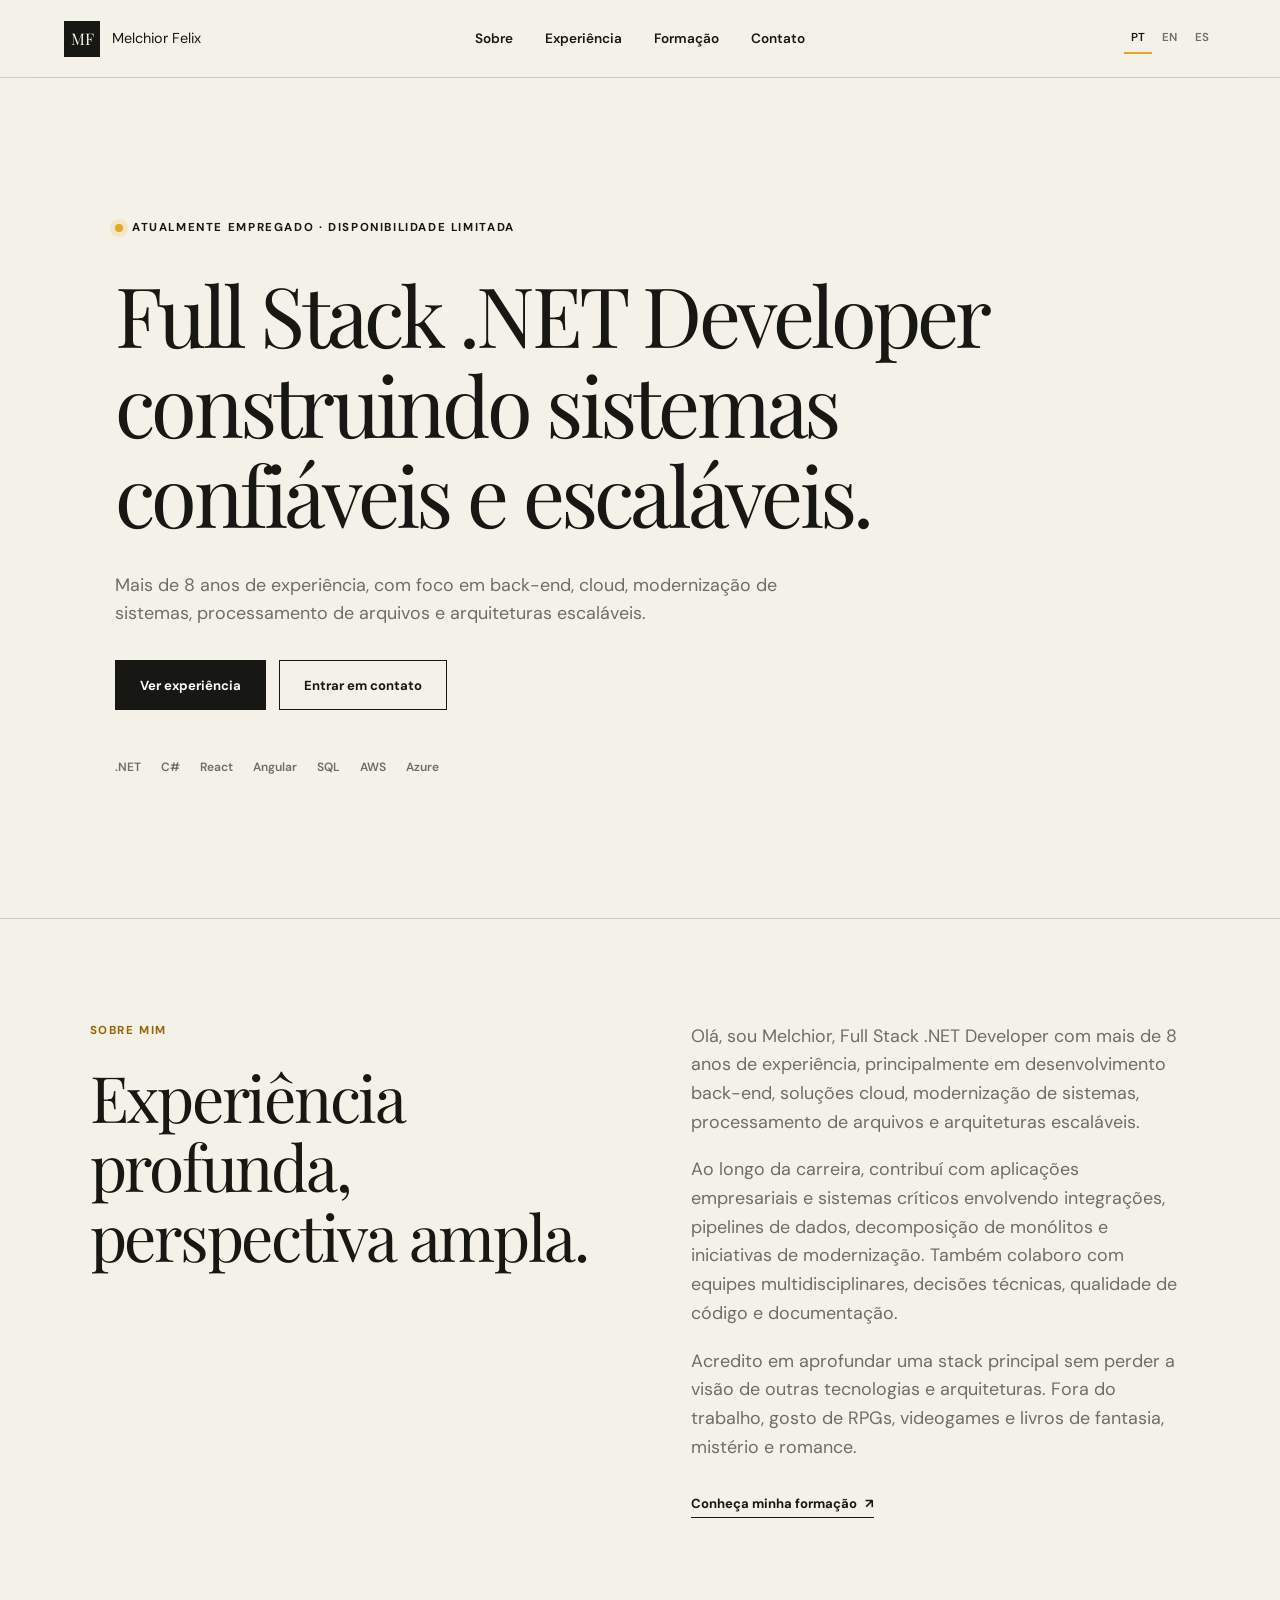
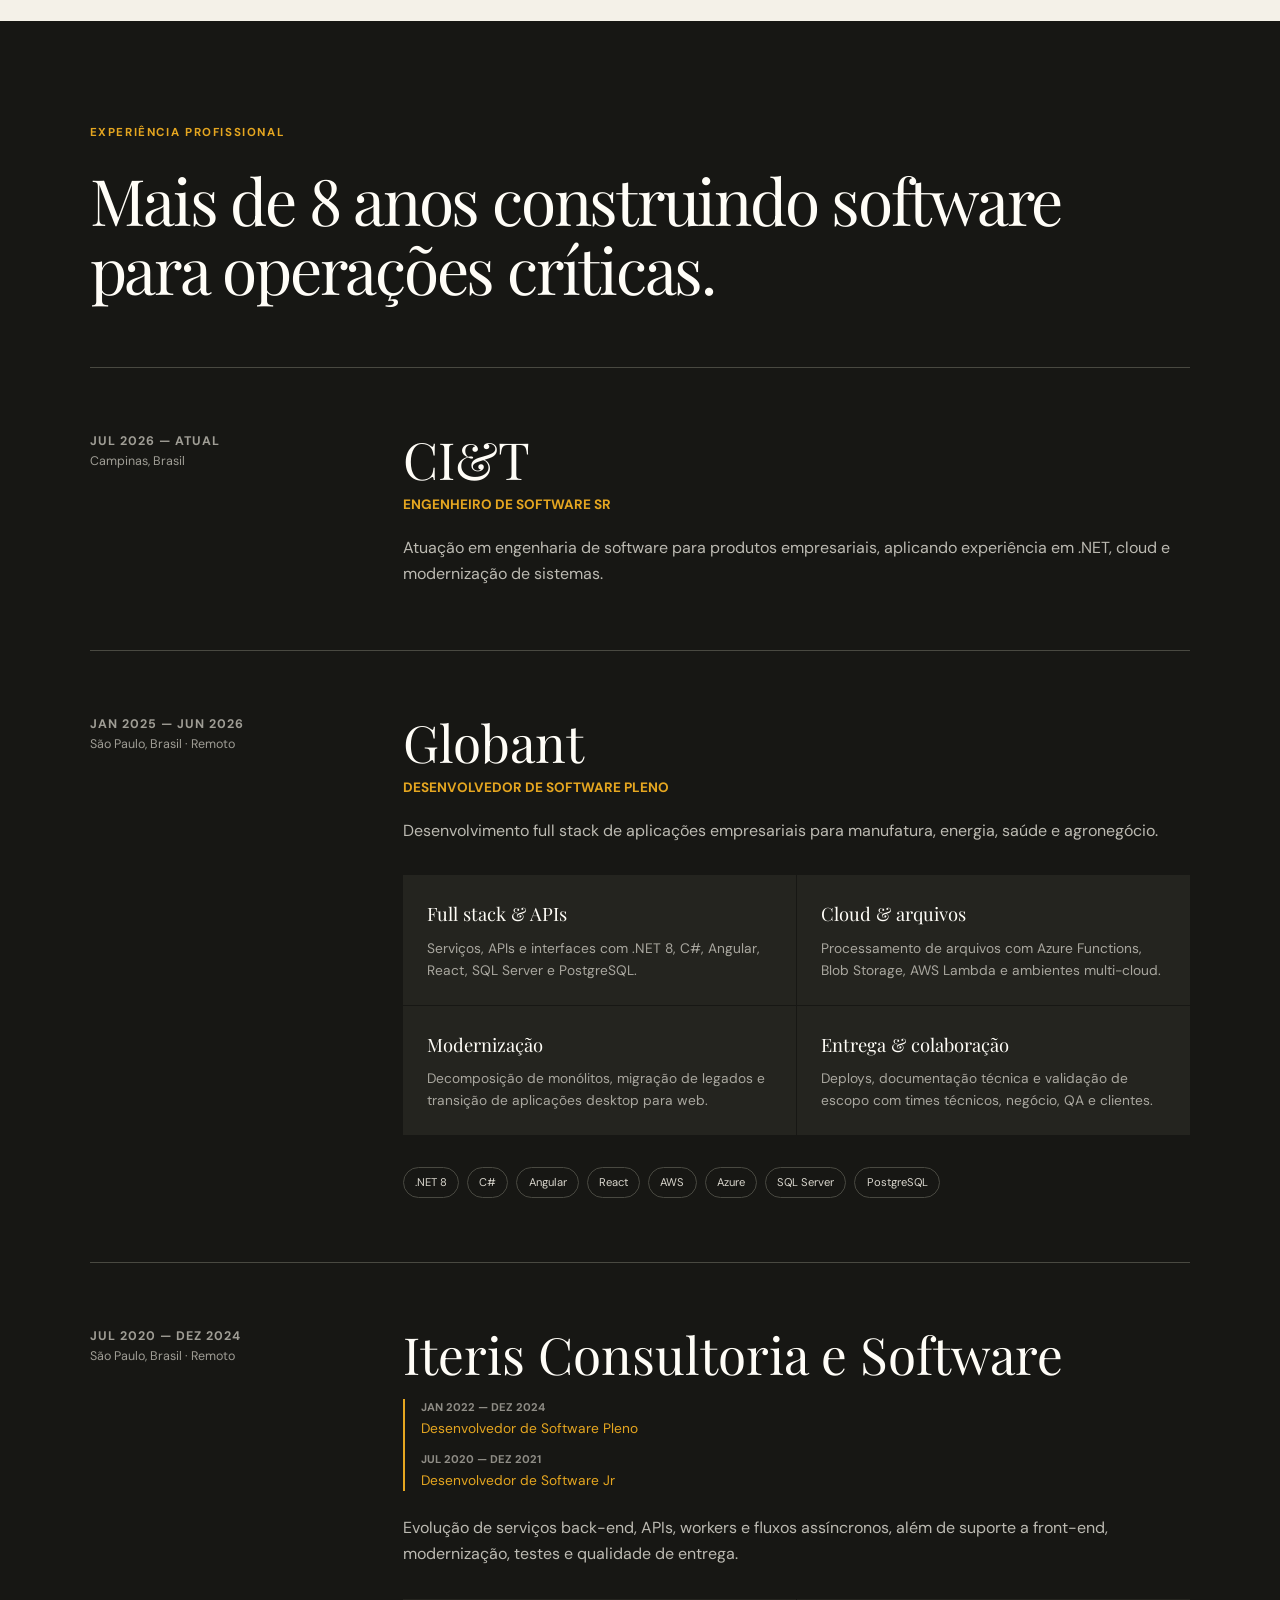
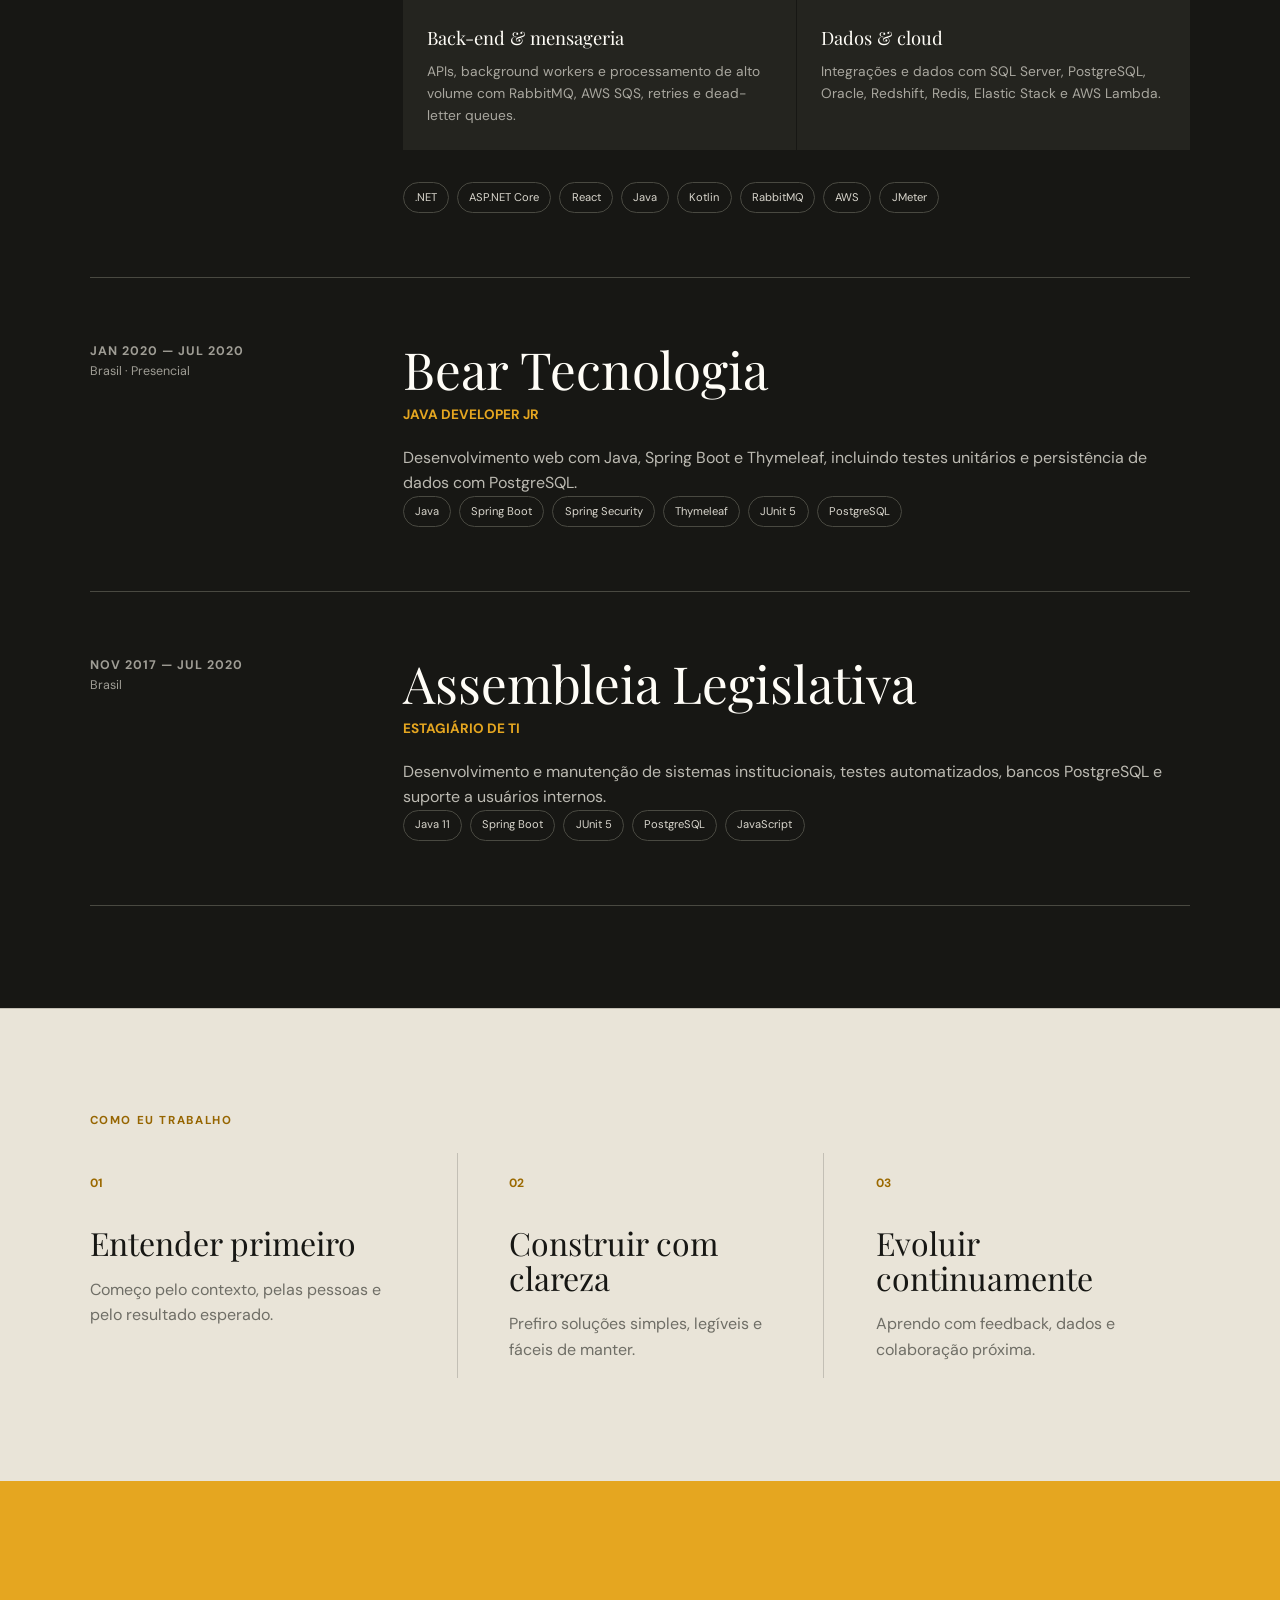
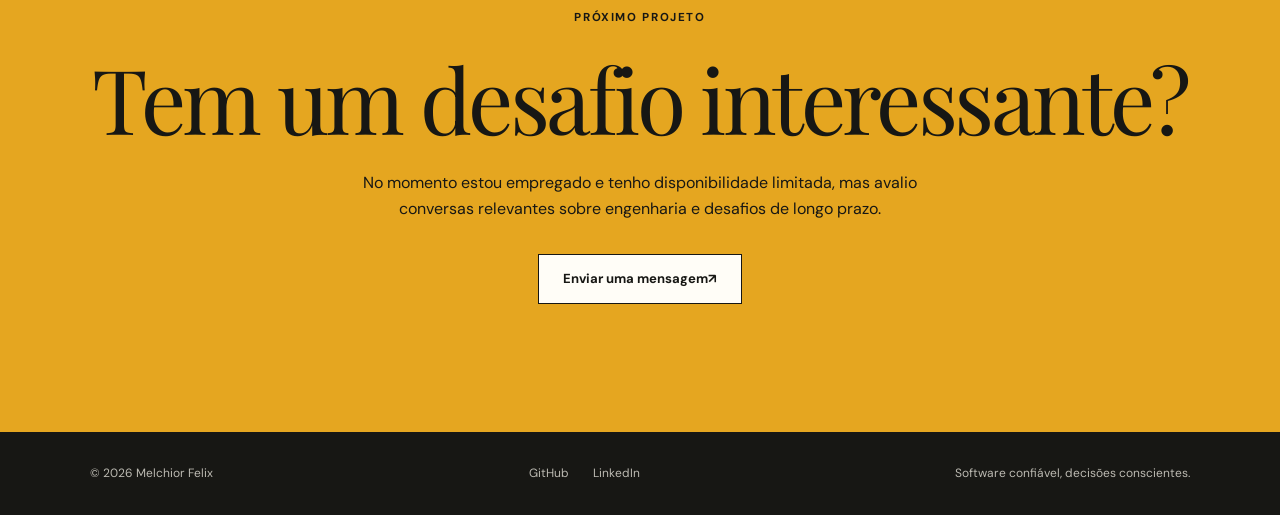
<file: index.html>
<!DOCTYPE html>
<html lang="pt-BR">
<head>
  <meta charset="UTF-8">
  <meta name="viewport" content="width=device-width, initial-scale=1">
  <meta name="description" content="Portfólio de Melchior Felix, Full Stack .NET Developer com mais de 8 anos de experiência em back-end, cloud e modernização de sistemas.">
  <title>Melchior Felix | Software Engineer</title>
  <link rel="icon" href="resources/img/favicon.png" type="image/png">
  <link rel="preconnect" href="https://fonts.googleapis.com">
  <link rel="preconnect" href="https://fonts.gstatic.com" crossorigin>
  <link href="https://fonts.googleapis.com/css2?family=DM+Sans:wght@400;500;600;700&family=Playfair+Display:wght@600;700&display=swap" rel="stylesheet">
  <link rel="stylesheet" href="resources/css/reset.css">
  <link rel="stylesheet" href="resources/css/style.css">
  <script src="resources/js/i18n.js" defer></script>
</head>
<body>
  <a class="skip-link" href="#main" data-i18n="skip">Pular para o conteúdo</a>

  <header class="site-header">
    <a class="brand" href="index.html" aria-label="Melchior Felix — Home">
      <span>MF</span>
      <strong>Melchior Felix</strong>
    </a>
    <nav class="main-nav" aria-label="Navegação principal">
      <a href="#about" data-i18n="nav.about">Sobre</a>
      <a href="#experience" data-i18n="nav.work">Experiência</a>
      <a href="cursos.html" data-i18n="nav.learning">Formação</a>
      <a href="#contact" data-i18n="nav.contact">Contato</a>
    </nav>
    <div class="language-switcher" aria-label="Selecionar idioma">
      <button type="button" data-lang="pt" aria-label="Português">PT</button>
      <button type="button" data-lang="en" aria-label="English">EN</button>
      <button type="button" data-lang="es" aria-label="Español">ES</button>
    </div>
  </header>

  <main id="main">
    <section class="hero">
      <div class="hero-copy">
        <p class="eyebrow"><span class="status-dot"></span><span data-i18n="hero.availability">Atualmente empregado · Disponibilidade limitada</span></p>
        <h1 data-i18n="hero.title">Full Stack .NET Developer construindo sistemas confiáveis e escaláveis.</h1>
        <p class="hero-lead" data-i18n="hero.lead">Mais de 8 anos de experiência, com foco em back-end, cloud, modernização de sistemas, processamento de arquivos e arquiteturas escaláveis.</p>
        <div class="hero-actions">
          <a class="button button-primary" href="#experience" data-i18n="hero.cta">Ver experiência</a>
          <a class="button button-ghost" href="mailto:melchior.alencar@gmail.com" data-i18n="hero.contact">Entrar em contato</a>
        </div>
        <ul class="skill-list" aria-label="Tecnologias principais">
          <li>.NET</li><li>C#</li><li>React</li><li>Angular</li><li>SQL</li><li>AWS</li><li>Azure</li>
        </ul>
      </div>
    </section>

    <section class="section about-section" id="about">
      <div>
        <p class="section-label" data-i18n="about.label">Sobre mim</p>
        <h2 data-i18n="about.title">Experiência profunda, perspectiva ampla.</h2>
      </div>
      <div class="about-copy">
        <p data-i18n="about.p1">Olá, sou Melchior, Full Stack .NET Developer com mais de 8 anos de experiência, principalmente em desenvolvimento back-end, soluções cloud, modernização de sistemas, processamento de arquivos e arquiteturas escaláveis.</p>
        <p data-i18n="about.p2">Ao longo da carreira, contribuí com aplicações empresariais e sistemas críticos envolvendo integrações, pipelines de dados, decomposição de monólitos e iniciativas de modernização. Também colaboro com equipes multidisciplinares, decisões técnicas, qualidade de código e documentação.</p>
        <p data-i18n="about.p3">Acredito em aprofundar uma stack principal sem perder a visão de outras tecnologias e arquiteturas. Fora do trabalho, gosto de RPGs, videogames e livros de fantasia, mistério e romance.</p>
        <a class="text-link" href="cursos.html"><span data-i18n="about.link">Conheça minha formação</span> <span aria-hidden="true">↗</span></a>
      </div>
    </section>

    <section class="section experience-section" id="experience">
      <div class="section-heading">
        <div>
          <p class="section-label" data-i18n="experience.label">Experiência profissional</p>
          <h2 data-i18n="experience.title">Mais de 8 anos construindo software para operações críticas.</h2>
        </div>
      </div>

      <div class="timeline">
        <article class="company">
          <div class="company-meta">
            <p class="company-period" data-i18n="experience.ciandt.period">Jul 2026 — Atual</p>
            <p class="company-location" data-i18n="experience.ciandt.location">Campinas, Brasil · Remoto</p>
          </div>
          <div class="company-content">
            <h3>CI&amp;T</h3>
            <p class="company-role">Engenheiro de Software Sr</p>
            <p data-i18n="experience.ciandt.summary">Atuação em engenharia de software para produtos empresariais, aplicando experiência em .NET, cloud e modernização de sistemas.</p>
          </div>
        </article>

        <article class="company">
          <div class="company-meta">
            <p class="company-period" data-i18n="experience.globant.period">Jan 2025 — Jun 2026</p>
            <p class="company-location" data-i18n="experience.globant.location">São Paulo, Brasil · Remoto</p>
          </div>
          <div class="company-content">
            <h3>Globant</h3>
            <p class="company-role">Desenvolvedor de Software Pleno</p>
            <p data-i18n="experience.globant.summary">Desenvolvimento full stack de aplicações empresariais para manufatura, energia, saúde e agronegócio.</p>
            <div class="engagement-grid">
              <div>
                <strong data-i18n="experience.globant.fullstack.title">Full stack &amp; APIs</strong>
                <p data-i18n="experience.globant.fullstack.text">Serviços, APIs e interfaces com .NET 8, C#, Angular, React, SQL Server e PostgreSQL.</p>
              </div>
              <div>
                <strong data-i18n="experience.globant.cloud.title">Cloud &amp; arquivos</strong>
                <p data-i18n="experience.globant.cloud.text">Processamento de arquivos com Azure Functions, Blob Storage, AWS Lambda e ambientes multi-cloud.</p>
              </div>
              <div>
                <strong data-i18n="experience.globant.modernization.title">Modernização</strong>
                <p data-i18n="experience.globant.modernization.text">Decomposição de monólitos, migração de legados e transição de aplicações desktop para web.</p>
              </div>
              <div>
                <strong data-i18n="experience.globant.delivery.title">Entrega &amp; colaboração</strong>
                <p data-i18n="experience.globant.delivery.text">Deploys, documentação técnica e validação de escopo com times técnicos, negócio, QA e clientes.</p>
              </div>
            </div>
            <ul class="tags"><li>.NET 8</li><li>C#</li><li>Angular</li><li>React</li><li>AWS</li><li>Azure</li><li>SQL Server</li><li>PostgreSQL</li></ul>
          </div>
        </article>

        <article class="company">
          <div class="company-meta">
            <p class="company-period">Jul 2020 — Dez 2024</p>
            <p class="company-location" data-i18n="experience.iteris.location">São Paulo, Brasil · Remoto</p>
          </div>
          <div class="company-content">
            <h3>Iteris Consultoria e Software</h3>
            <div class="role-progression">
              <div><span data-i18n="experience.iteris.mid.period">Jan 2022 — Dez 2024</span><strong data-i18n="experience.iteris.mid">Desenvolvedor de Software Pleno</strong></div>
              <div><span data-i18n="experience.iteris.jr.period">Jul 2020 — Dez 2021</span><strong data-i18n="experience.iteris.jr">Desenvolvedor de Software Jr</strong></div>
            </div>
            <p data-i18n="experience.iteris.summary">Evolução de serviços back-end, APIs, workers e fluxos assíncronos, além de suporte a front-end, modernização, testes e qualidade de entrega.</p>
            <div class="engagement-grid">
              <div>
                <strong data-i18n="experience.iteris.backend.title">Back-end &amp; mensageria</strong>
                <p data-i18n="experience.iteris.backend.text">APIs, background workers e processamento de alto volume com RabbitMQ, AWS SQS, retries e dead-letter queues.</p>
              </div>
              <div>
                <strong data-i18n="experience.iteris.data.title">Dados &amp; cloud</strong>
                <p data-i18n="experience.iteris.data.text">Integrações e dados com SQL Server, PostgreSQL, Oracle, Redshift, Redis, Elastic Stack e AWS Lambda.</p>
              </div>
            </div>
            <ul class="tags"><li>.NET</li><li>ASP.NET Core</li><li>React</li><li>Java</li><li>Kotlin</li><li>RabbitMQ</li><li>AWS</li><li>JMeter</li></ul>
          </div>
        </article>

        <article class="company">
          <div class="company-meta">
            <p class="company-period" data-i18n="experience.bear.period">Jan 2020 — Jul 2020</p>
            <p class="company-location" data-i18n="experience.bear.location">Brasil · Presencial</p>
          </div>
          <div class="company-content">
            <h3>Bear Tecnologia</h3>
            <p class="company-role">Java Developer Jr</p>
            <p data-i18n="experience.bear.summary">Desenvolvimento web com Java, Spring Boot e Thymeleaf, incluindo testes unitários e persistência de dados com PostgreSQL.</p>
            <ul class="tags"><li>Java</li><li>Spring Boot</li><li>Spring Security</li><li>Thymeleaf</li><li>JUnit 5</li><li>PostgreSQL</li></ul>
          </div>
        </article>

        <article class="company">
          <div class="company-meta">
            <p class="company-period" data-i18n="experience.assembly.period">Nov 2017 — Jul 2020</p>
            <p class="company-location">Brasil</p>
          </div>
          <div class="company-content">
            <h3 data-i18n="experience.assembly.company">Assembleia Legislativa</h3>
            <p class="company-role" data-i18n="experience.assembly.role">Estagiário de TI</p>
            <p data-i18n="experience.assembly.summary">Desenvolvimento e manutenção de sistemas institucionais, testes automatizados, bancos PostgreSQL e suporte a usuários internos.</p>
            <ul class="tags"><li>Java 11</li><li>Spring Boot</li><li>JUnit 5</li><li>PostgreSQL</li><li>JavaScript</li></ul>
          </div>
        </article>
      </div>
    </section>

    <section class="section principles">
      <p class="section-label" data-i18n="principles.label">Como eu trabalho</p>
      <div class="principles-grid">
        <article><span>01</span><h3 data-i18n="principles.one.title">Entender primeiro</h3><p data-i18n="principles.one.text">Começo pelo contexto, pelas pessoas e pelo resultado esperado.</p></article>
        <article><span>02</span><h3 data-i18n="principles.two.title">Construir com clareza</h3><p data-i18n="principles.two.text">Prefiro soluções simples, legíveis e fáceis de manter.</p></article>
        <article><span>03</span><h3 data-i18n="principles.three.title">Evoluir continuamente</h3><p data-i18n="principles.three.text">Aprendo com feedback, dados e colaboração próxima.</p></article>
      </div>
    </section>

    <section class="contact-section" id="contact">
      <p class="section-label" data-i18n="contact.label">Próximo projeto</p>
      <h2 data-i18n="contact.title">Tem um desafio interessante?</h2>
      <p data-i18n="contact.text">No momento estou empregado e tenho disponibilidade limitada, mas avalio conversas relevantes sobre engenharia e desafios de longo prazo.</p>
      <a class="button button-light" href="mailto:melchior.alencar@gmail.com"><span data-i18n="contact.cta">Enviar uma mensagem</span> <span aria-hidden="true">↗</span></a>
    </section>
  </main>

  <footer>
    <p>© <span id="year"></span> Melchior Felix</p>
    <div>
      <a href="https://github.com/MelchiorFelix" target="_blank" rel="noopener noreferrer">GitHub</a>
      <a href="https://www.linkedin.com/in/melchior-felix/" target="_blank" rel="noopener noreferrer">LinkedIn</a>
    </div>
    <p data-i18n="footer.location">Software confiável, decisões conscientes.</p>
  </footer>
</body>
</html>
</file>
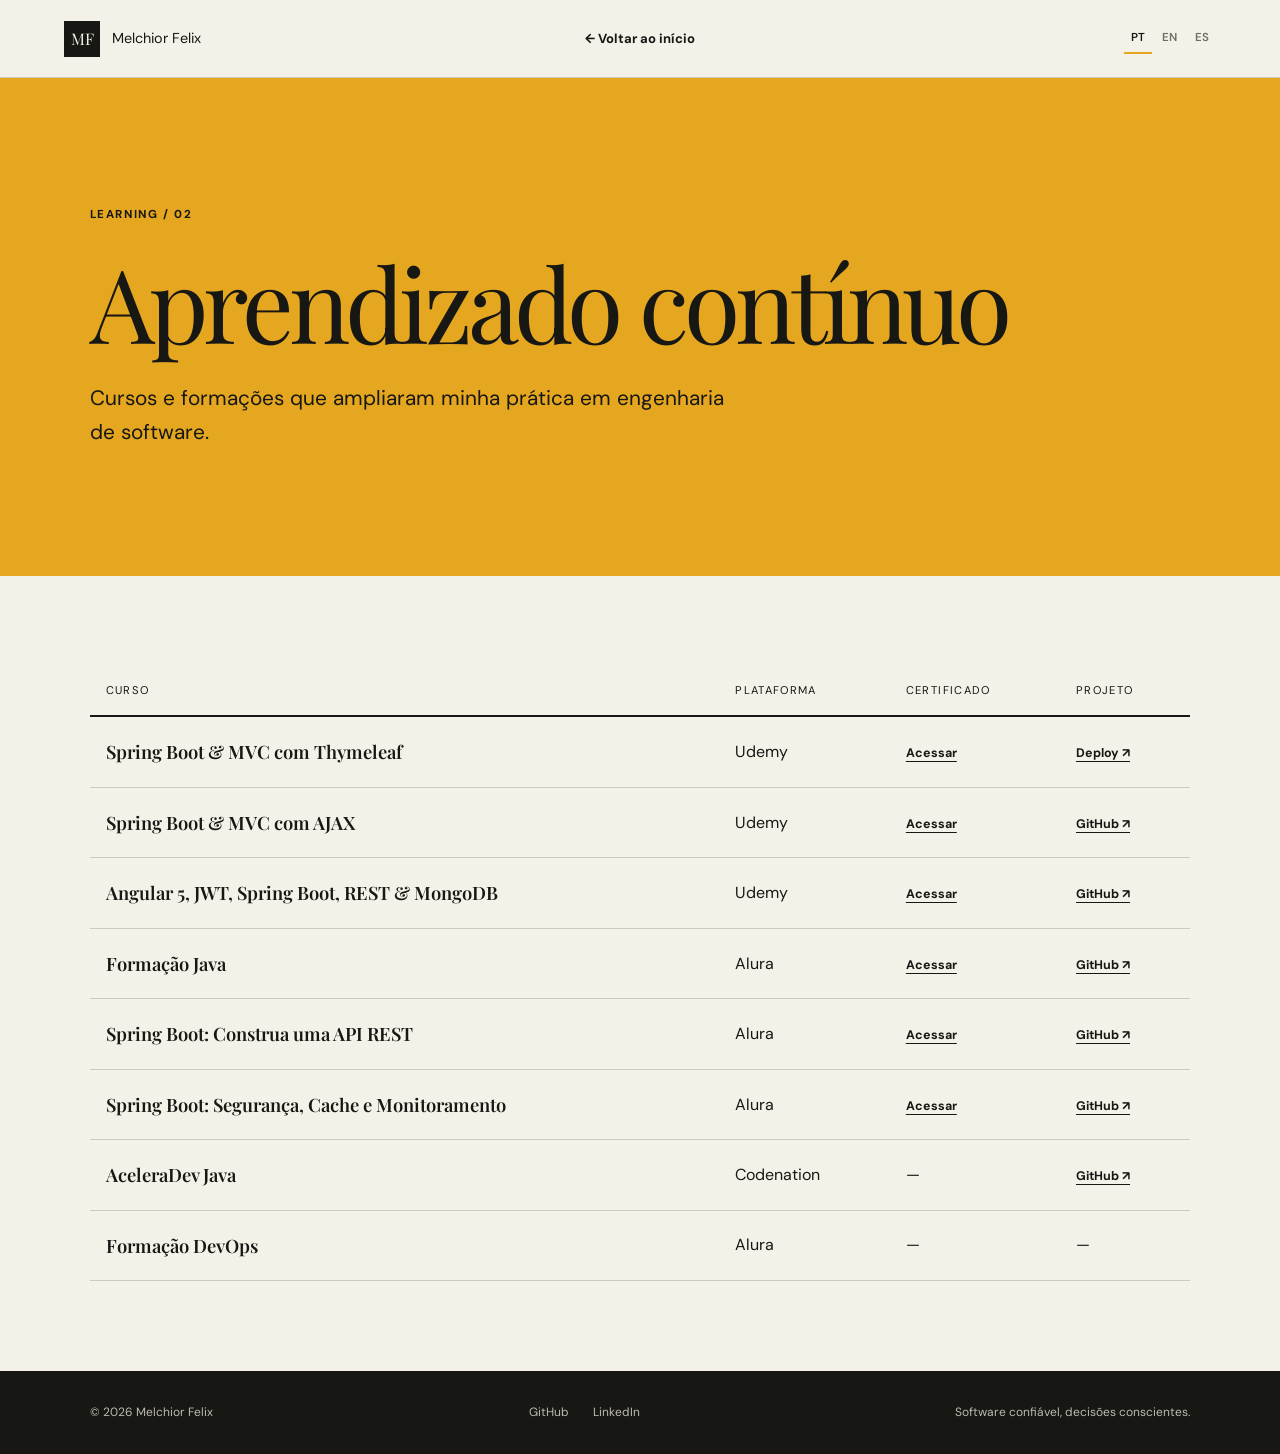
<file: cursos.html>
<!DOCTYPE html>
<html lang="pt-BR">
<head>
  <meta charset="UTF-8">
  <meta name="viewport" content="width=device-width, initial-scale=1">
  <meta name="description" content="Cursos e certificações de Melchior Felix.">
  <title>Formação | Melchior Felix</title>
  <link rel="icon" href="resources/img/favicon.png" type="image/png">
  <link rel="preconnect" href="https://fonts.googleapis.com">
  <link rel="preconnect" href="https://fonts.gstatic.com" crossorigin>
  <link href="https://fonts.googleapis.com/css2?family=DM+Sans:wght@400;500;600;700&family=Playfair+Display:wght@600;700&display=swap" rel="stylesheet">
  <link rel="stylesheet" href="resources/css/reset.css">
  <link rel="stylesheet" href="resources/css/style.css">
  <script src="resources/js/i18n.js" defer></script>
</head>
<body>
  <a class="skip-link" href="#main" data-i18n="skip">Pular para o conteúdo</a>
  <header class="site-header">
    <a class="brand" href="index.html"><span>MF</span><strong>Melchior Felix</strong></a>
    <a class="back-link" href="index.html">← <span data-i18n="page.back">Voltar ao início</span></a>
    <div class="language-switcher" aria-label="Selecionar idioma">
      <button type="button" data-lang="pt">PT</button><button type="button" data-lang="en">EN</button><button type="button" data-lang="es">ES</button>
    </div>
  </header>
  <main id="main">
    <section class="inner-hero learning-hero">
      <p class="section-label">Learning / 02</p>
      <h1 data-i18n="learning.heading">Aprendizado contínuo</h1>
      <p data-i18n="learning.intro">Cursos e formações que ampliaram minha prática em engenharia de software.</p>
    </section>
    <section class="learning-section">
      <div class="table-scroll">
        <table>
          <thead><tr><th data-i18n="learning.course">Curso</th><th data-i18n="learning.platform">Plataforma</th><th data-i18n="learning.certificate">Certificado</th><th data-i18n="learning.project">Projeto</th></tr></thead>
          <tbody>
            <tr><td>Spring Boot & MVC com Thymeleaf</td><td>Udemy</td><td><a href="https://www.udemy.com/certificate/UC-DEL7HUH3/" target="_blank" rel="noopener noreferrer" data-i18n="learning.open">Acessar</a></td><td><a href="https://mysterious-lake-74243.herokuapp.com/" target="_blank" rel="noopener noreferrer">Deploy ↗</a></td></tr>
            <tr><td>Spring Boot & MVC com AJAX</td><td>Udemy</td><td><a href="https://www.udemy.com/certificate/UC-NU75DWZ9/" target="_blank" rel="noopener noreferrer" data-i18n="learning.open">Acessar</a></td><td><a href="https://github.com/MelchiorFelix/demo-ajax" target="_blank" rel="noopener noreferrer">GitHub ↗</a></td></tr>
            <tr><td>Angular 5, JWT, Spring Boot, REST & MongoDB</td><td>Udemy</td><td><a href="https://www.udemy.com/certificate/UC-b140bb3e-1800-467f-a7f5-ba8c598dc6f7/" target="_blank" rel="noopener noreferrer" data-i18n="learning.open">Acessar</a></td><td><a href="https://github.com/MelchiorFelix/Curso-Angular-5-JWT-Spring-Boot-REST-Security-Data-e-MongoDB" target="_blank" rel="noopener noreferrer">GitHub ↗</a></td></tr>
            <tr><td>Formação Java</td><td>Alura</td><td><a href="https://cursos.alura.com.br/degree/certificate/3d285d4b-28c6-472e-b254-bf13d51d91b8" target="_blank" rel="noopener noreferrer" data-i18n="learning.open">Acessar</a></td><td><a href="https://github.com/MelchiorFelix/formacao-java" target="_blank" rel="noopener noreferrer">GitHub ↗</a></td></tr>
            <tr><td>Spring Boot: Construa uma API REST</td><td>Alura</td><td><a href="https://cursos.alura.com.br/certificate/12660a8d-72ec-42ba-91b5-3ad1d0228a02" target="_blank" rel="noopener noreferrer" data-i18n="learning.open">Acessar</a></td><td><a href="https://github.com/MelchiorFelix/Curso-Spring-Boot-Parte-1-Construa-uma-API-Rest" target="_blank" rel="noopener noreferrer">GitHub ↗</a></td></tr>
            <tr><td>Spring Boot: Segurança, Cache e Monitoramento</td><td>Alura</td><td><a href="https://cursos.alura.com.br/certificate/cc379693-bf9e-4101-b74b-24f63f92d6b5" target="_blank" rel="noopener noreferrer" data-i18n="learning.open">Acessar</a></td><td><a href="https://github.com/MelchiorFelix/Curso-Spring-Boot-Parte-2-Seguran-a-da-API-Cache-e-Monitoramento" target="_blank" rel="noopener noreferrer">GitHub ↗</a></td></tr>
            <tr><td>AceleraDev Java</td><td>Codenation</td><td>—</td><td><a href="https://github.com/MelchiorFelix/AceleraDev-Java" target="_blank" rel="noopener noreferrer">GitHub ↗</a></td></tr>
            <tr><td>Formação DevOps</td><td>Alura</td><td>—</td><td>—</td></tr>
          </tbody>
        </table>
      </div>
    </section>
  </main>
  <footer><p>© <span id="year"></span> Melchior Felix</p><div><a href="https://github.com/MelchiorFelix">GitHub</a><a href="https://www.linkedin.com/in/melchior-felix/">LinkedIn</a></div><p data-i18n="footer.location">Software confiável, decisões conscientes.</p></footer>
</body>
</html>
</file>
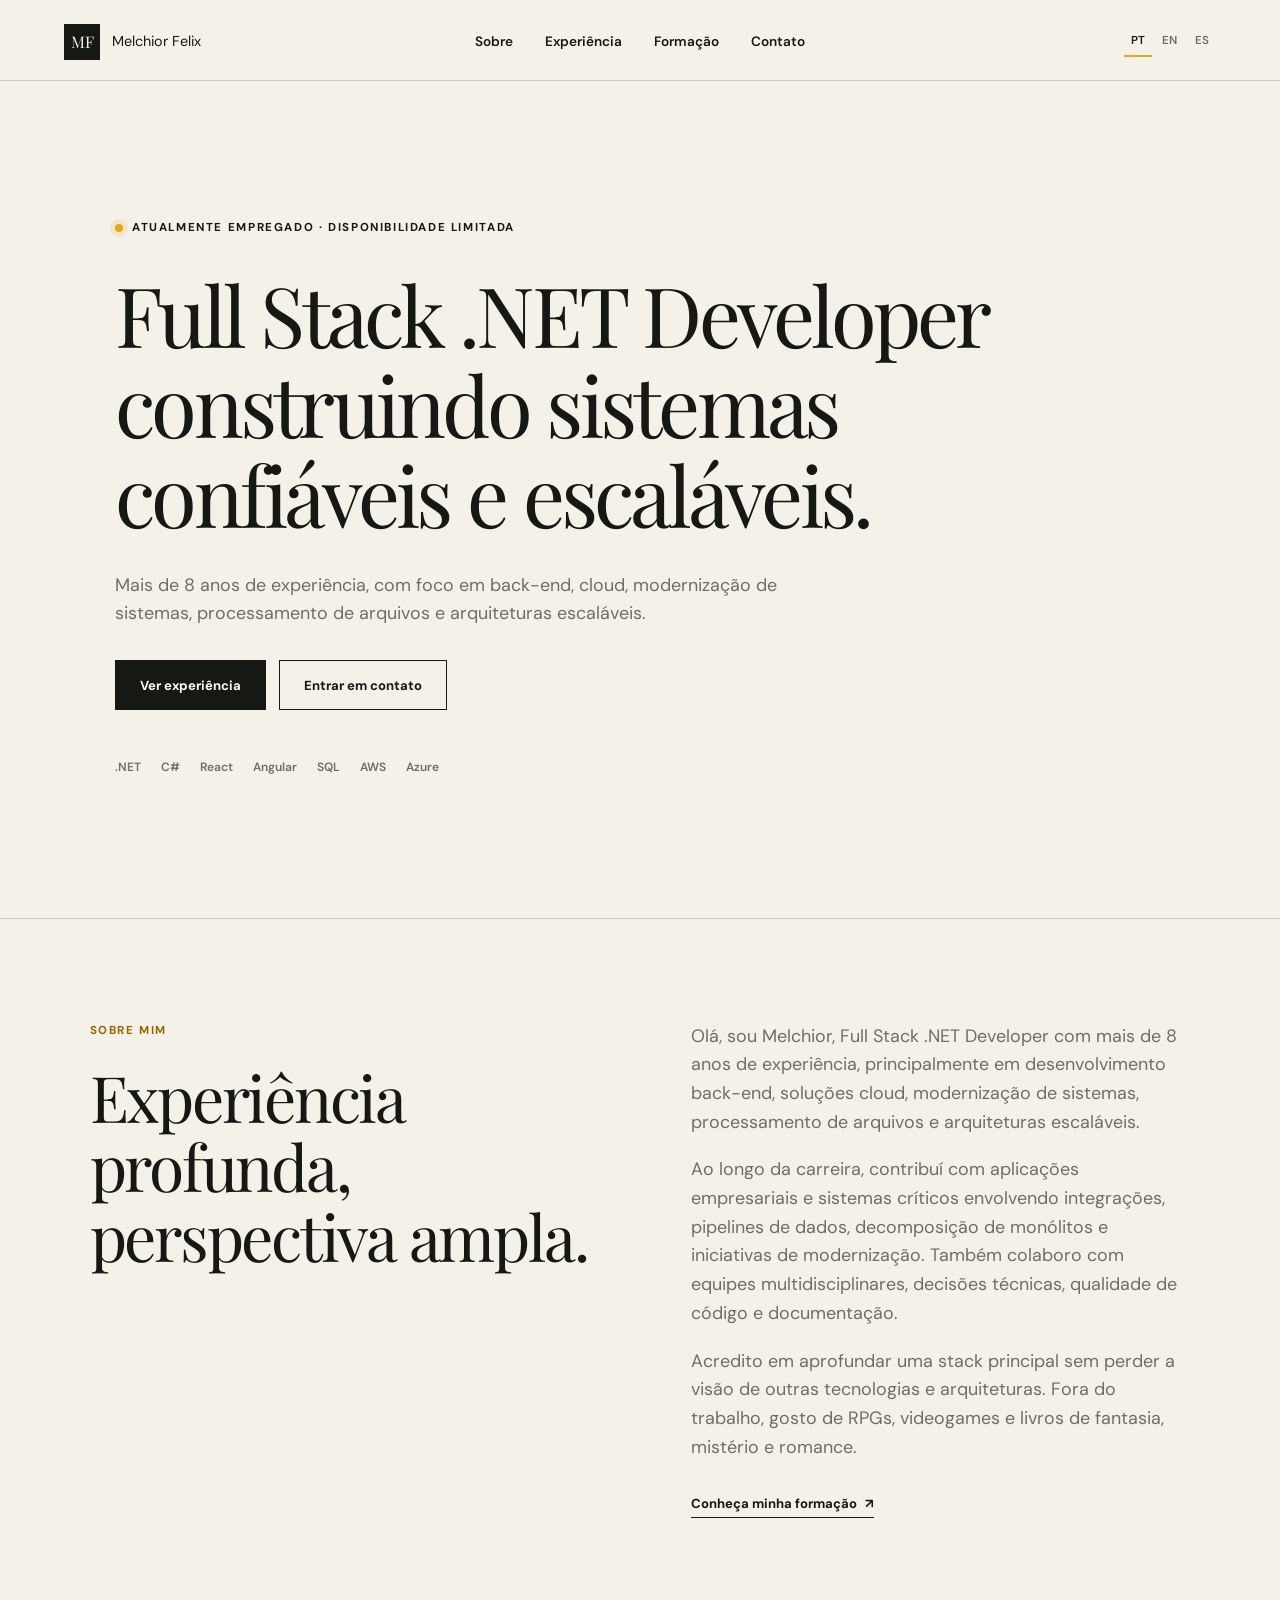
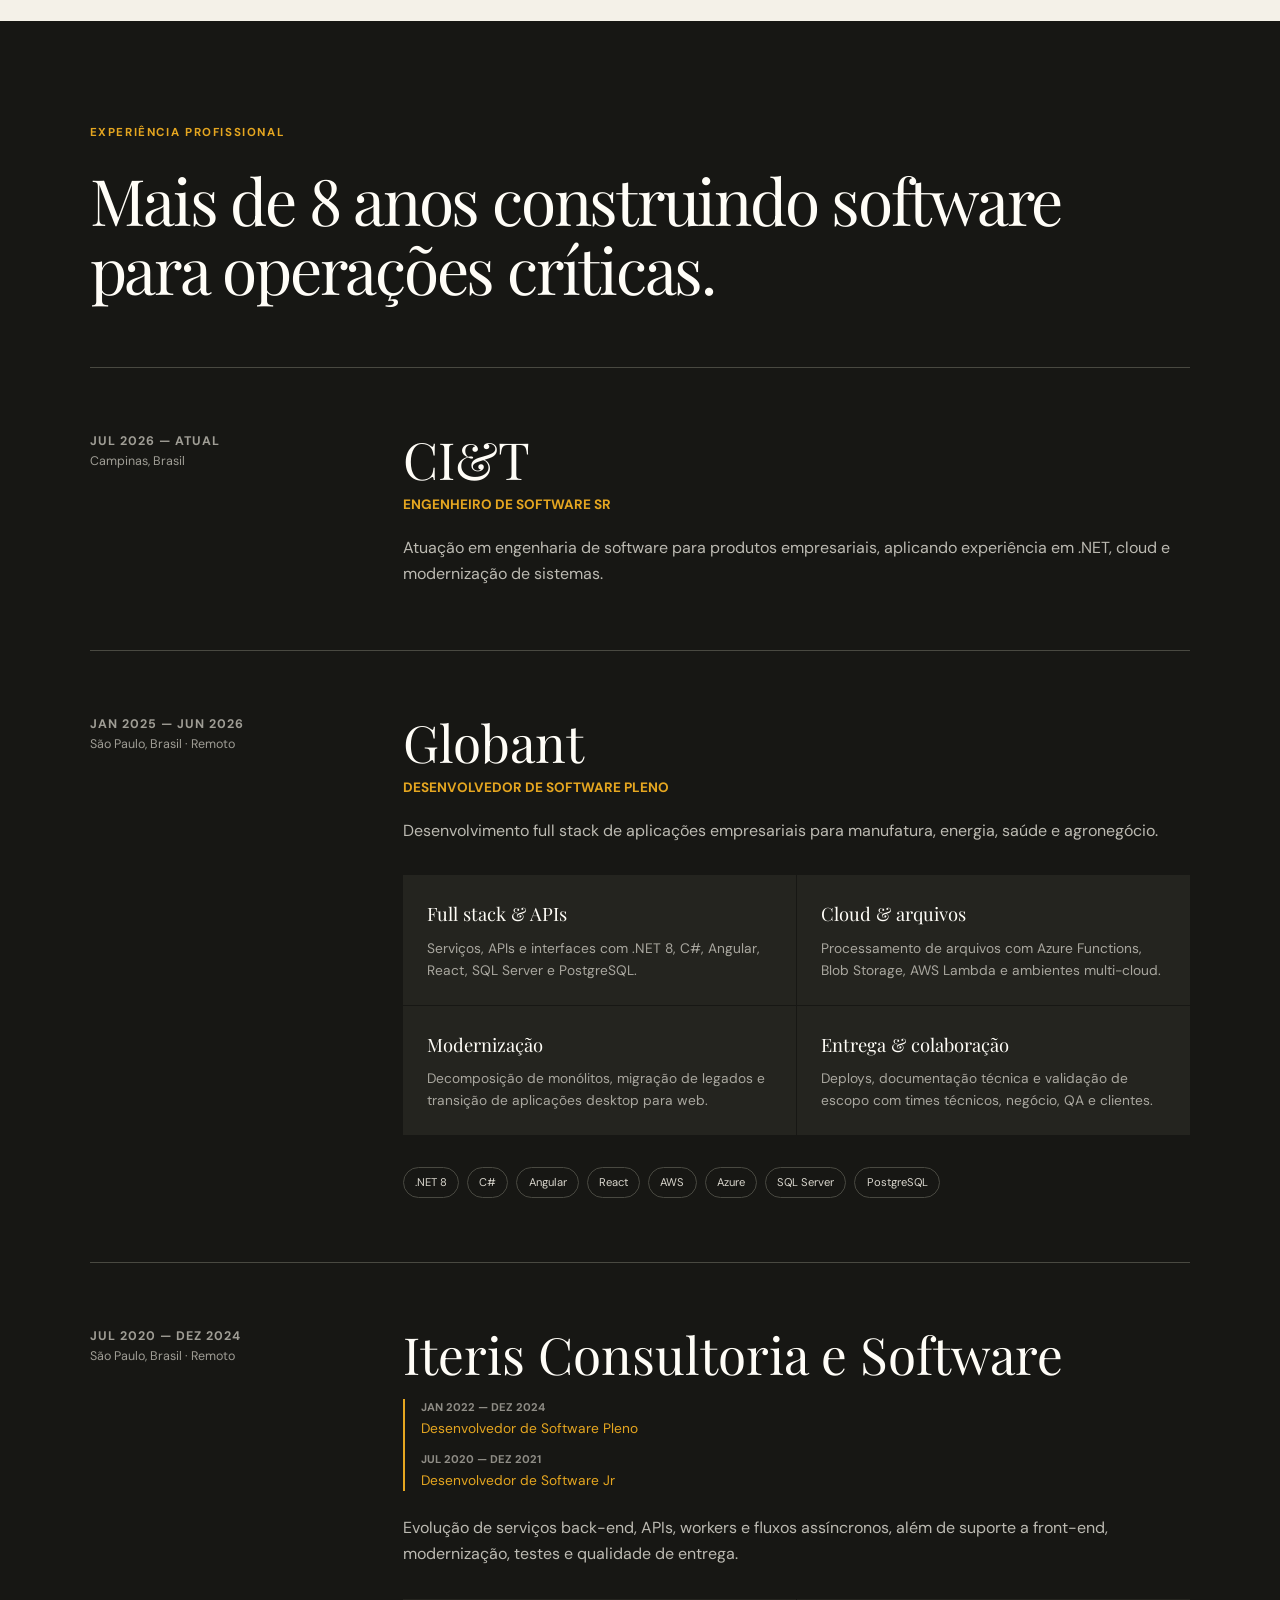
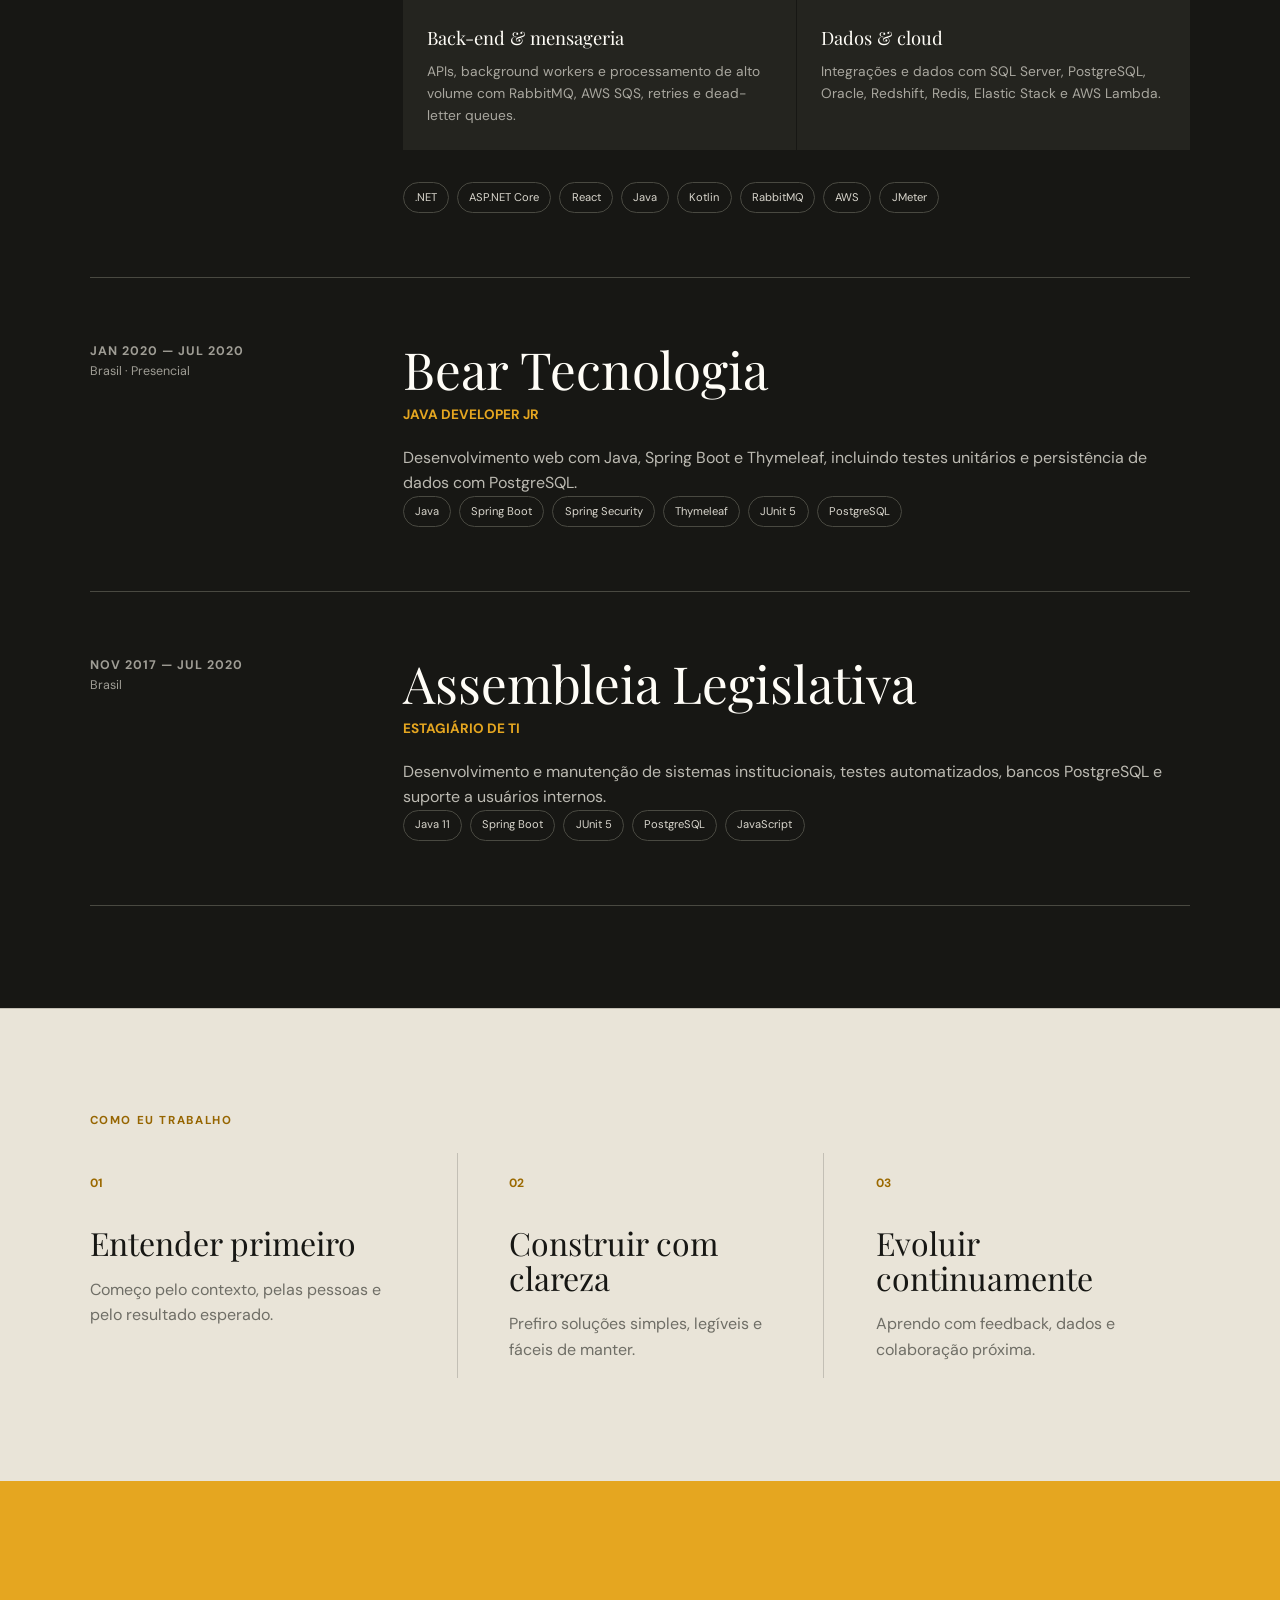
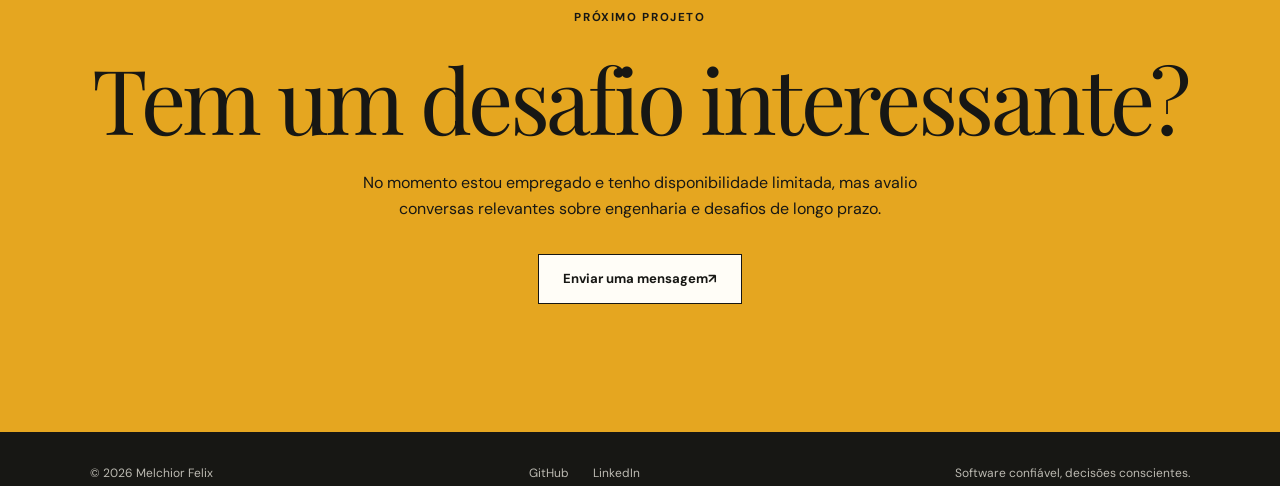
<file: projetos.html>
<!DOCTYPE html>
<html lang="pt-BR">
<head>
  <meta charset="UTF-8">
  <meta name="viewport" content="width=device-width, initial-scale=1">
  <meta http-equiv="refresh" content="0; url=index.html#experience">
  <meta name="robots" content="noindex">
  <title>Experiência | Melchior Felix</title>
  <link rel="canonical" href="index.html#experience">
</head>
<body>
  <p><a href="index.html#experience">Ver experiência profissional de Melchior Felix</a></p>
</body>
</html>
</file>
<file: resources/css/style.css>
:root {
  --ink: #171714;
  --paper: #f4f1e8;
  --paper-deep: #e9e4d8;
  --accent: #e5a620;
  --muted: #6f6e66;
  --line: rgba(23, 23, 20, .18);
  --white: #fffdf7;
  --serif: "Playfair Display", Georgia, serif;
  --sans: "DM Sans", Arial, sans-serif;
}

* { box-sizing: border-box; }
html { scroll-behavior: smooth; }
body { background: var(--paper); color: var(--ink); font-family: var(--sans); line-height: 1.6; }
a { color: inherit; }
img { display: block; max-width: 100%; }
.skip-link { background: var(--accent); left: 1rem; padding: .75rem 1rem; position: fixed; top: -5rem; z-index: 100; }
.skip-link:focus { top: 1rem; }

.site-header {
  align-items: center;
  background: rgba(244, 241, 232, .92);
  border-bottom: 1px solid var(--line);
  display: grid;
  grid-template-columns: 1fr auto 1fr;
  min-height: 78px;
  padding: 0 clamp(1.25rem, 5vw, 5rem);
  position: sticky;
  top: 0;
  z-index: 20;
  backdrop-filter: blur(12px);
}
.brand { align-items: center; display: flex; gap: .75rem; text-decoration: none; }
.brand span { align-items: center; background: var(--ink); color: var(--paper); display: flex; font-family: var(--serif); height: 2.25rem; justify-content: center; width: 2.25rem; }
.brand strong { font-size: .9rem; }
.main-nav { display: flex; gap: 2rem; }
.main-nav a { font-size: .85rem; font-weight: 600; text-decoration: none; }
.main-nav a:hover { color: #9b6900; }
.language-switcher { display: flex; gap: .2rem; justify-self: end; }
.language-switcher button { background: transparent; border: 0; border-bottom: 2px solid transparent; color: var(--muted); cursor: pointer; font: 600 .72rem var(--sans); padding: .45rem; }
.language-switcher button.active { border-color: var(--accent); color: var(--ink); }
.back-link { font-size: .82rem; font-weight: 700; justify-self: center; text-decoration: none; }

.hero {
  margin: auto;
  max-width: 1500px;
  min-height: calc(100vh - 78px);
  overflow: hidden;
}
.hero-copy { padding: clamp(5rem, 11vw, 11rem) clamp(1.5rem, 9vw, 10rem); }
.eyebrow, .section-label { font-size: .72rem; font-weight: 700; letter-spacing: .14em; text-transform: uppercase; }
.eyebrow { align-items: center; display: flex; gap: .55rem; margin-bottom: 2rem; }
.status-dot { background: var(--accent); border-radius: 50%; box-shadow: 0 0 0 5px rgba(229,166,32,.16); height: .5rem; width: .5rem; }
h1, h2, h3 { font-family: var(--serif); line-height: 1.08; }
h1 { font-size: clamp(3.1rem, 6.5vw, 7.4rem); letter-spacing: -.045em; max-width: 1200px; }
.hero-lead { color: var(--muted); font-size: clamp(1rem, 1.4vw, 1.25rem); margin: 2rem 0; max-width: 670px; }
.hero-actions { display: flex; flex-wrap: wrap; gap: .8rem; }
.button { align-items: center; border: 1px solid var(--ink); display: inline-flex; font-size: .82rem; font-weight: 700; justify-content: center; min-height: 50px; padding: 0 1.5rem; text-decoration: none; transition: .2s ease; }
.button-primary { background: var(--ink); color: var(--white); }
.button-primary:hover, .button-light:hover { background: var(--accent); border-color: var(--accent); color: var(--ink); transform: translateY(-2px); }
.button-ghost:hover { background: var(--paper-deep); }
.skill-list { display: flex; flex-wrap: wrap; gap: .6rem 1.25rem; margin-top: 3rem; }
.skill-list li { color: var(--muted); font-size: .75rem; font-weight: 600; }

.section { border-top: 1px solid var(--line); padding: clamp(4rem, 8vw, 8rem) clamp(1.5rem, 7vw, 8rem); }
.section-label { color: #966500; margin-bottom: 1.4rem; }
.about-section { display: grid; gap: clamp(3rem, 8vw, 9rem); grid-template-columns: 1fr 1fr; }
.about-section h2, .section-heading h2 { font-size: clamp(2.5rem, 5vw, 5.5rem); letter-spacing: -.035em; }
.about-copy { align-self: end; max-width: 680px; }
.about-copy p { color: var(--muted); font-size: clamp(1rem, 1.4vw, 1.2rem); margin-bottom: 1.2rem; }
.text-link { border-bottom: 1px solid currentColor; display: inline-flex; font-size: .82rem; font-weight: 700; gap: .5rem; margin-top: .8rem; padding-bottom: .2rem; text-decoration: none; }

.experience-section { background: var(--ink); color: var(--white); }
.experience-section .section-label { color: var(--accent); }
.section-heading { align-items: end; display: flex; justify-content: space-between; margin-bottom: 4rem; }
.timeline { border-top: 1px solid #494941; }
.company { border-bottom: 1px solid #494941; display: grid; gap: clamp(2rem, 6vw, 6rem); grid-template-columns: minmax(180px, .3fr) 1fr; padding: clamp(2.5rem, 5vw, 5rem) 0; }
.company-meta p { color: #9f9d95; font-size: .78rem; }
.company-period { font-weight: 700; letter-spacing: .08em; text-transform: uppercase; }
.company-content h3 { font-size: clamp(2.2rem, 4vw, 4.5rem); }
.company-role { color: var(--accent); font-size: .85rem; font-weight: 700; margin: .4rem 0 1.2rem; text-transform: uppercase; }
.company-content > p:not(.company-role) { color: #bcbab2; max-width: 850px; }
.role-progression { border-left: 2px solid var(--accent); display: grid; gap: .8rem; margin: 1rem 0 1.5rem; padding-left: 1rem; }
.role-progression div { display: flex; flex-direction: column; }
.role-progression span { color: #8f8d86; font-size: .7rem; font-weight: 700; text-transform: uppercase; }
.role-progression strong { color: var(--accent); font-size: .86rem; }
.engagement-grid { display: grid; gap: 1px; grid-template-columns: 1fr 1fr; margin: 2rem 0; }
.engagement-grid div { background: #24241f; padding: 1.5rem; }
.engagement-grid strong { display: block; font-family: var(--serif); font-size: 1.15rem; margin-bottom: .5rem; }
.engagement-grid p { color: #a9a79f; font-size: .86rem; }
.tags { display: flex; flex-wrap: wrap; gap: .5rem; }
.tags li { border: 1px solid #494941; border-radius: 2rem; color: #d8d5cc; font-size: .7rem; padding: .35rem .7rem; }

.principles { background: var(--paper-deep); }
.principles-grid { display: grid; grid-template-columns: repeat(3, 1fr); }
.principles-grid article { border-left: 1px solid var(--line); padding: 1rem clamp(1.5rem, 4vw, 4rem); }
.principles-grid article:first-child { border-left: 0; padding-left: 0; }
.principles-grid span { color: #9b6900; font-size: .75rem; font-weight: 700; }
.principles-grid h3 { font-size: clamp(1.5rem, 2.5vw, 2.4rem); margin: 2rem 0 1rem; }
.principles-grid p { color: var(--muted); }

.contact-section { background: var(--accent); padding: clamp(5rem, 10vw, 10rem) 1.5rem; text-align: center; }
.contact-section .section-label { color: var(--ink); }
.contact-section h2 { font-size: clamp(3rem, 7vw, 7rem); letter-spacing: -.04em; }
.contact-section p:not(.section-label) { margin: 1.5rem auto 2rem; max-width: 620px; }
.button-light { background: var(--white); }
footer { align-items: center; background: var(--ink); color: #bcbab2; display: flex; font-size: .75rem; justify-content: space-between; padding: 2rem clamp(1.5rem, 7vw, 8rem); }
footer div { display: flex; gap: 1.5rem; }
footer a { text-decoration: none; }
footer a:hover { color: var(--accent); }
.inner-hero { background: var(--ink); color: var(--white); padding: clamp(5rem, 10vw, 10rem) clamp(1.5rem, 7vw, 8rem); }
.inner-hero h1 { font-size: clamp(3.5rem, 8vw, 8rem); letter-spacing: -.05em; max-width: 1100px; }
.inner-hero > p:last-child { color: #bcbab2; font-size: clamp(1rem, 2vw, 1.3rem); margin-top: 1.5rem; max-width: 650px; }
.learning-hero { background: var(--accent); color: var(--ink); }
.learning-hero .section-label, .learning-hero > p:last-child { color: var(--ink); }
.learning-section { padding: clamp(3rem, 7vw, 7rem) clamp(1.5rem, 7vw, 8rem); }
.table-scroll { overflow-x: auto; }
table { border-collapse: collapse; min-width: 760px; width: 100%; }
th { border-bottom: 2px solid var(--ink); font-size: .7rem; letter-spacing: .12em; padding: 1rem; text-align: left; text-transform: uppercase; }
td { border-bottom: 1px solid var(--line); padding: 1.25rem 1rem; vertical-align: middle; }
td:first-child { font-family: var(--serif); font-size: 1.15rem; font-weight: 600; }
td a { font-size: .78rem; font-weight: 700; text-decoration-thickness: 1px; text-underline-offset: 4px; }
a:focus-visible, button:focus-visible { outline: 3px solid var(--accent); outline-offset: 4px; }

@media (max-width: 900px) {
  .site-header { grid-template-columns: 1fr auto; }
  .main-nav { display: none; }
  .about-section { grid-template-columns: 1fr; }
  .company { grid-template-columns: 1fr; }
  .principles-grid { grid-template-columns: 1fr; }
  .principles-grid article, .principles-grid article:first-child { border-left: 0; border-top: 1px solid var(--line); padding: 2rem 0; }
  .principles-grid article:first-child { border-top: 0; }
}
@media (max-width: 600px) {
  .site-header { padding: 0 1rem; }
  .brand strong { display: none; }
  .hero-copy { padding: 4rem 1.25rem; }
  .section-heading { align-items: start; flex-direction: column; gap: 1.5rem; }
  .engagement-grid { grid-template-columns: 1fr; }
  footer { align-items: flex-start; flex-direction: column; gap: 1rem; }
}
@media (prefers-reduced-motion: reduce) {
  html { scroll-behavior: auto; }
  *, *::before, *::after { transition-duration: .01ms !important; }
}
</file>
